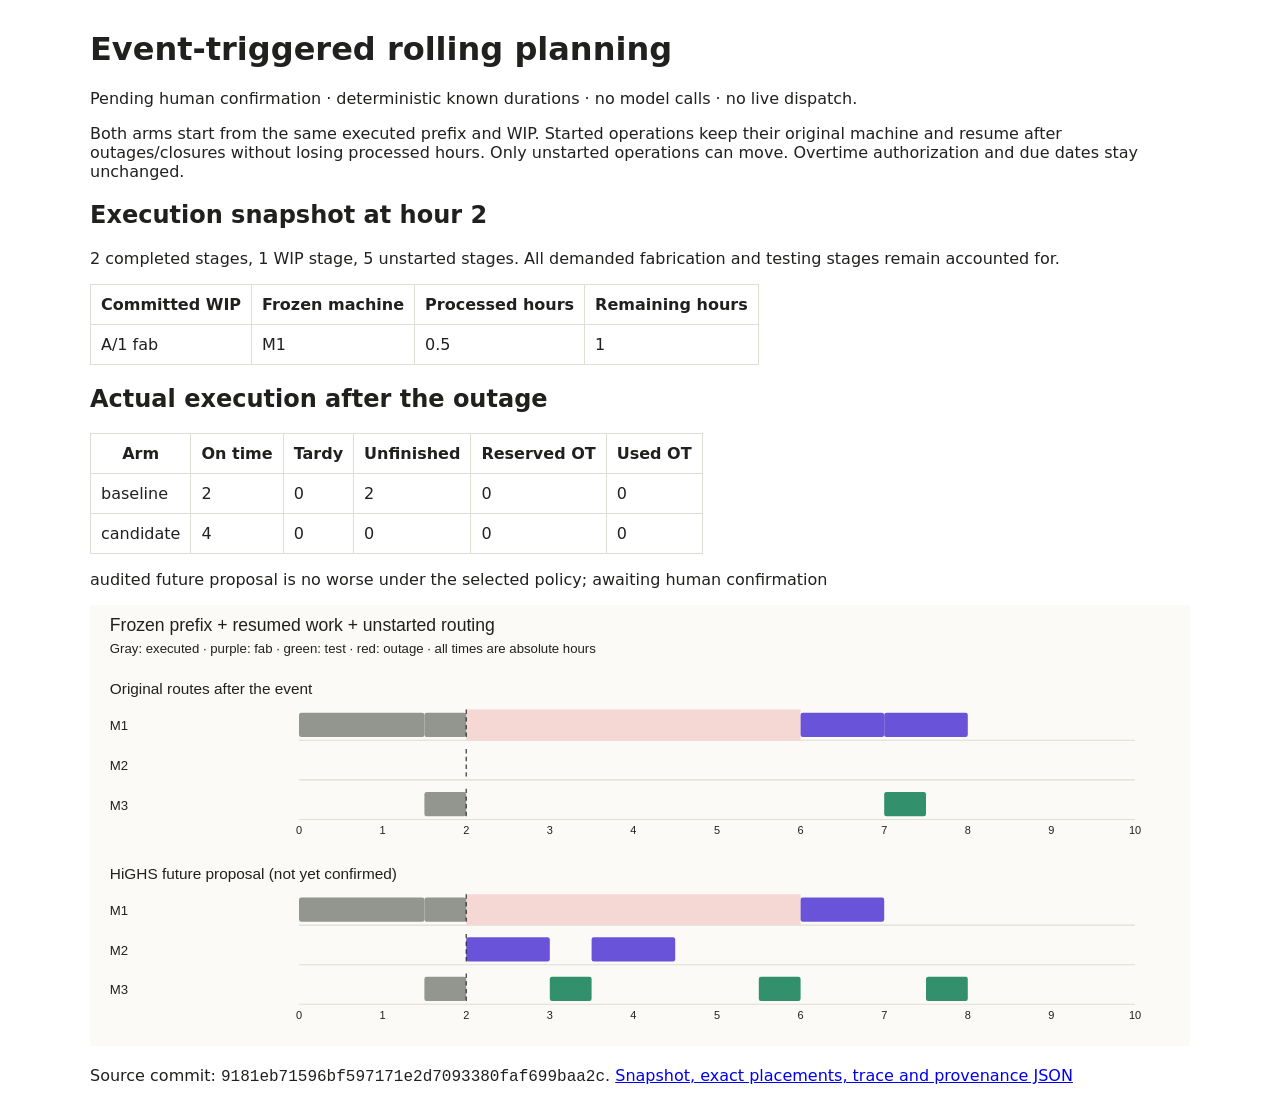
<file: results/rolling/index.html>
<!doctype html><html lang="en"><meta charset="utf-8"><meta name="viewport" content="width=device-width"><title>Rolling planning report</title><style>body{font:16px system-ui;max-width:1100px;margin:30px auto;padding:0 18px;color:#20211f}svg{width:100%;height:auto}.table-scroll{max-width:100%;overflow-x:auto}table{border-collapse:collapse}th,td{padding:10px;border:1px solid #deddd6}code{overflow-wrap:anywhere}</style><h1>Event-triggered rolling planning</h1><p>Pending human confirmation · deterministic known durations · no model calls · no live dispatch.</p><p>Both arms start from the same executed prefix and WIP. Started operations keep their original machine and resume after outages/closures without losing processed hours. Only unstarted operations can move. Overtime authorization and due dates stay unchanged.</p><h2>Execution snapshot at hour 2</h2><p>2 completed stages, 1 WIP stage, 5 unstarted stages. All demanded fabrication and testing stages remain accounted for.</p><div class="table-scroll"><table><tr><th>Committed WIP</th><th>Frozen machine</th><th>Processed hours</th><th>Remaining hours</th></tr><tr><td>A/1 fab</td><td>M1</td><td>0.5</td><td>1</td></tr></table></div><h2>Actual execution after the outage</h2><div class="table-scroll"><table><tr><th>Arm</th><th>On time</th><th>Tardy</th><th>Unfinished</th><th>Reserved OT</th><th>Used OT</th></tr><tr><td>baseline</td><td>2</td><td>0</td><td>2</td><td>0</td><td>0</td></tr><tr><td>candidate</td><td>4</td><td>0</td><td>0</td><td>0</td><td>0</td></tr></table></div><p>audited future proposal is no worse under the selected policy; awaiting human confirmation</p><svg xmlns="http://www.w3.org/2000/svg" viewBox="0 0 1000 401" role="img" aria-labelledby="title desc"><title id="title">Event-triggered rolling schedule comparison</title><desc id="desc">Gray is the immutable executed prefix. Purple is future fabrication, green future testing. Red is an outage. Dashed lines mark current time.</desc><rect width="100%" height="100%" fill="#fbfaf7"/><g font-family="sans-serif" fill="#20211f"><text x="18" y="24" font-size="16">Frozen prefix + resumed work + unstarted routing</text><text x="18" y="44" font-size="12">Gray: executed · purple: fab · green: test · red: outage · all times are absolute hours</text><text x="18" y="81" font-size="14">Original routes after the event</text><text x="18" y="114" font-size="12">M1</text><path d="M 190 123 H 950" stroke="#deddd6"/><rect x="342.000" y="95" width="304.000" height="28" fill="#f5d8d4"/><rect x="190.000" y="98" width="114.000" height="22" fill="#92968e" rx="2"><title>A/0 fab: 0–1.5</title></rect><rect x="304.000" y="98" width="38.000" height="22" fill="#92968e" rx="2"><title>A/1 fab: 1.5–2</title></rect><rect x="646.000" y="98" width="76.000" height="22" fill="#6954d9" rx="2"><title>A/1 fab: 6–7</title></rect><rect x="722.000" y="98" width="76.000" height="22" fill="#6954d9" rx="2"><title>B/0 fab: 7–8</title></rect><path d="M 342.000 95 V 123" stroke="#20211f" stroke-dasharray="4 3"/><text x="18" y="150" font-size="12">M2</text><path d="M 190 159 H 950" stroke="#deddd6"/><path d="M 342.000 131 V 159" stroke="#20211f" stroke-dasharray="4 3"/><text x="18" y="186" font-size="12">M3</text><path d="M 190 195 H 950" stroke="#deddd6"/><rect x="304.000" y="170" width="38.000" height="22" fill="#92968e" rx="2"><title>A/0 test: 1.5–2</title></rect><rect x="722.000" y="170" width="38.000" height="22" fill="#33906d" rx="2"><title>A/1 test: 7–7.5</title></rect><path d="M 342.000 167 V 195" stroke="#20211f" stroke-dasharray="4 3"/><text x="190.000" y="208" font-size="10" text-anchor="middle">0</text><text x="266.000" y="208" font-size="10" text-anchor="middle">1</text><text x="342.000" y="208" font-size="10" text-anchor="middle">2</text><text x="418.000" y="208" font-size="10" text-anchor="middle">3</text><text x="494.000" y="208" font-size="10" text-anchor="middle">4</text><text x="570.000" y="208" font-size="10" text-anchor="middle">5</text><text x="646.000" y="208" font-size="10" text-anchor="middle">6</text><text x="722.000" y="208" font-size="10" text-anchor="middle">7</text><text x="798.000" y="208" font-size="10" text-anchor="middle">8</text><text x="874.000" y="208" font-size="10" text-anchor="middle">9</text><text x="950.000" y="208" font-size="10" text-anchor="middle">10</text><text x="18" y="249" font-size="14">HiGHS future proposal (not yet confirmed)</text><text x="18" y="282" font-size="12">M1</text><path d="M 190 291 H 950" stroke="#deddd6"/><rect x="342.000" y="263" width="304.000" height="28" fill="#f5d8d4"/><rect x="190.000" y="266" width="114.000" height="22" fill="#92968e" rx="2"><title>A/0 fab: 0–1.5</title></rect><rect x="304.000" y="266" width="38.000" height="22" fill="#92968e" rx="2"><title>A/1 fab: 1.5–2</title></rect><rect x="646.000" y="266" width="76.000" height="22" fill="#6954d9" rx="2"><title>A/1 fab: 6–7</title></rect><path d="M 342.000 263 V 291" stroke="#20211f" stroke-dasharray="4 3"/><text x="18" y="318" font-size="12">M2</text><path d="M 190 327 H 950" stroke="#deddd6"/><rect x="342.000" y="302" width="76.000" height="22" fill="#6954d9" rx="2"><title>B/1 fab: 2–3</title></rect><rect x="456.000" y="302" width="76.000" height="22" fill="#6954d9" rx="2"><title>B/0 fab: 3.5–4.5</title></rect><path d="M 342.000 299 V 327" stroke="#20211f" stroke-dasharray="4 3"/><text x="18" y="354" font-size="12">M3</text><path d="M 190 363 H 950" stroke="#deddd6"/><rect x="304.000" y="338" width="38.000" height="22" fill="#92968e" rx="2"><title>A/0 test: 1.5–2</title></rect><rect x="418.000" y="338" width="38.000" height="22" fill="#33906d" rx="2"><title>B/1 test: 3–3.5</title></rect><rect x="608.000" y="338" width="38.000" height="22" fill="#33906d" rx="2"><title>B/0 test: 5.5–6</title></rect><rect x="760.000" y="338" width="38.000" height="22" fill="#33906d" rx="2"><title>A/1 test: 7.5–8</title></rect><path d="M 342.000 335 V 363" stroke="#20211f" stroke-dasharray="4 3"/><text x="190.000" y="376" font-size="10" text-anchor="middle">0</text><text x="266.000" y="376" font-size="10" text-anchor="middle">1</text><text x="342.000" y="376" font-size="10" text-anchor="middle">2</text><text x="418.000" y="376" font-size="10" text-anchor="middle">3</text><text x="494.000" y="376" font-size="10" text-anchor="middle">4</text><text x="570.000" y="376" font-size="10" text-anchor="middle">5</text><text x="646.000" y="376" font-size="10" text-anchor="middle">6</text><text x="722.000" y="376" font-size="10" text-anchor="middle">7</text><text x="798.000" y="376" font-size="10" text-anchor="middle">8</text><text x="874.000" y="376" font-size="10" text-anchor="middle">9</text><text x="950.000" y="376" font-size="10" text-anchor="middle">10</text></g></svg><p>Source commit: <code>9181eb71596bf597171e2d7093380faf699baa2c</code>. <a href="comparison.json">Snapshot, exact placements, trace and provenance JSON</a></p></html>
</file>
